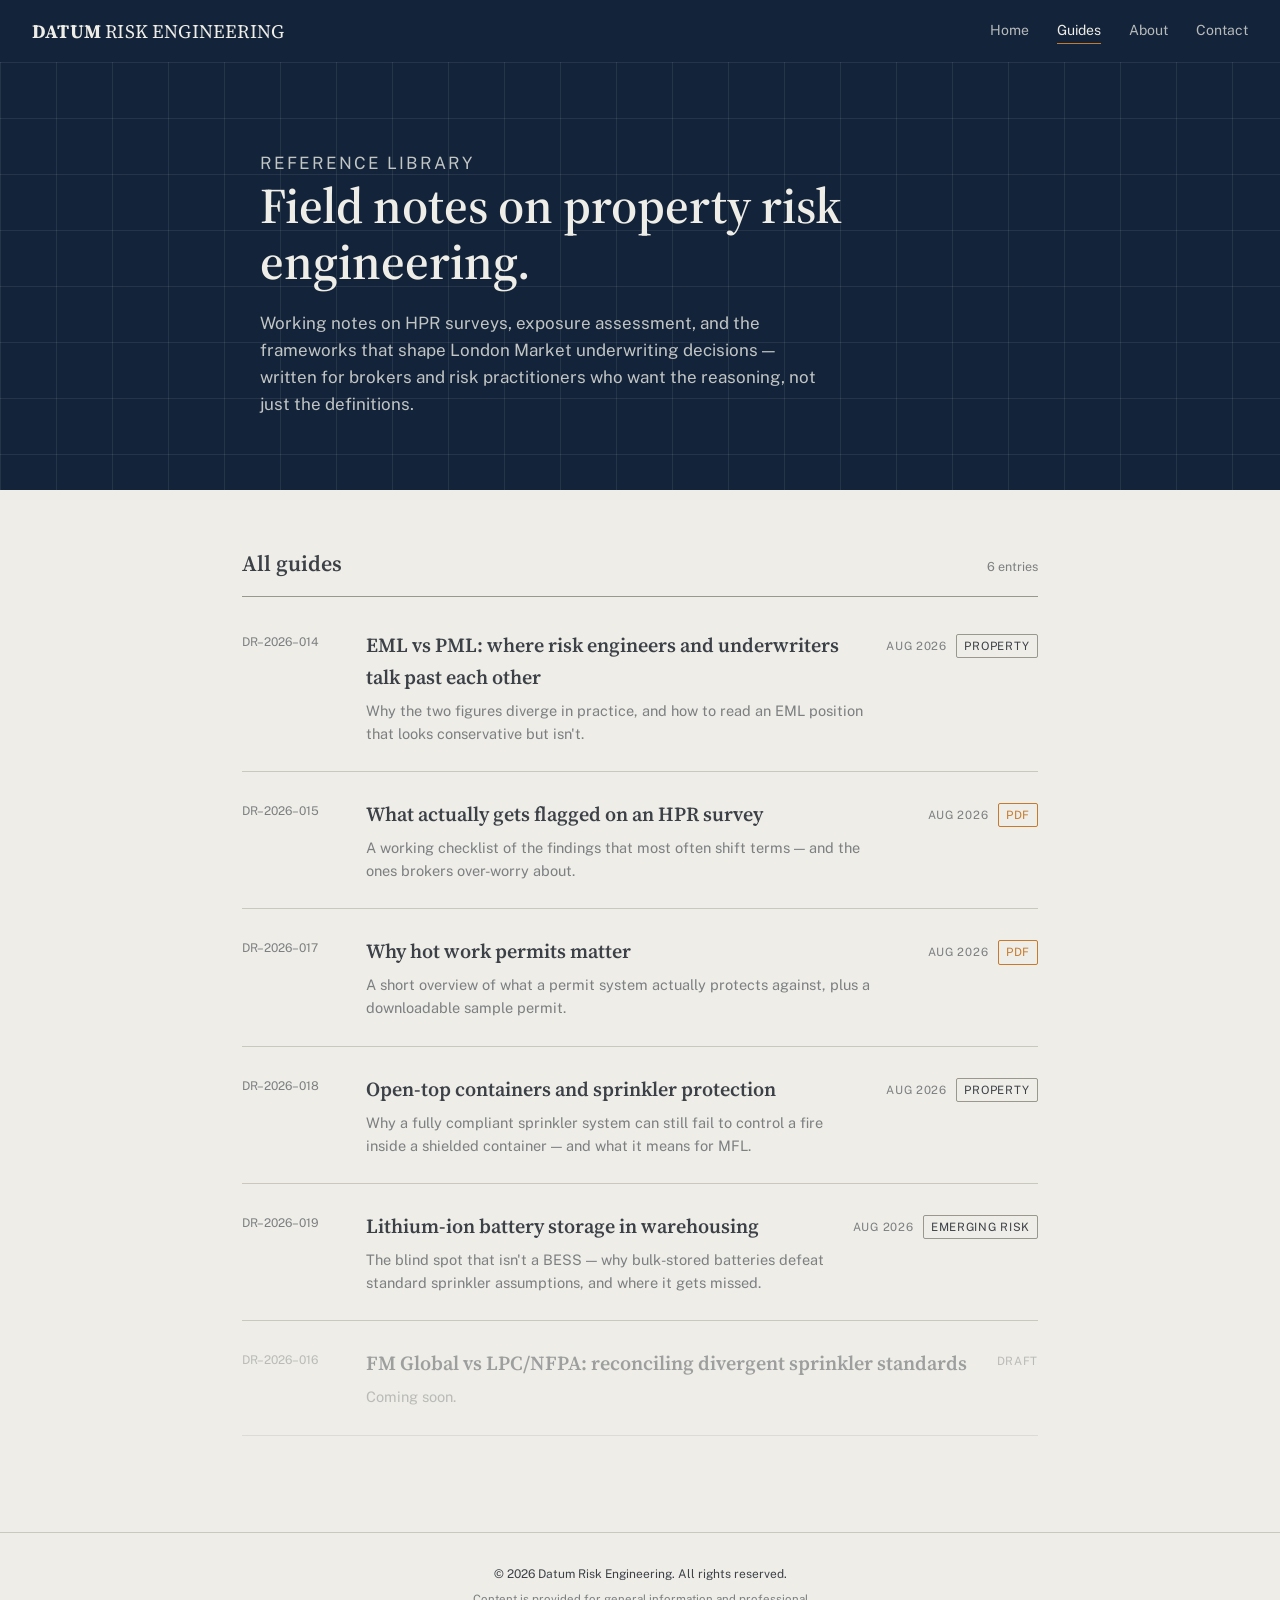
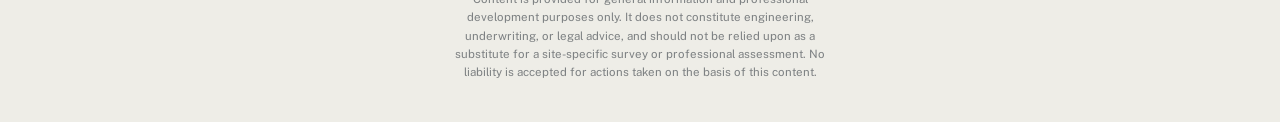
<file: index.html>
<!DOCTYPE html>
<html lang="en">
<head>
<meta charset="UTF-8">
<meta name="viewport" content="width=device-width, initial-scale=1.0">
<title>Guides — Datum Risk Engineering</title>
<link rel="stylesheet" href="../style.css">
</head>
<body>

<nav class="site-nav">
  <a class="wordmark" href="../"><b>DATUM</b> RISK ENGINEERING</a>
  <div class="nav-links">
    <a href="../">Home</a>
    <a href="index.html" class="active">Guides</a>
    <a href="../about.html">About</a>
    <a href="../contact.html">Contact</a>
  </div>
</nav>

<header class="hero">
  <div class="hero-inner">
    <p class="hero-eyebrow">Reference library</p>
    <h1>Field notes on property risk engineering.</h1>
    <p>Working notes on HPR surveys, exposure assessment, and the frameworks that shape London Market underwriting decisions — written for brokers and risk practitioners who want the reasoning, not just the definitions.</p>
  </div>
</header>

<main class="index-wrap">
  <div class="index-heading">
    <h2>All guides</h2>
    <span class="index-count">6 entries</span>
  </div>

  <a class="entry" href="guide-eml-vs-pml.html">
    <span class="entry-ref">DR&ndash;2026&ndash;014</span>
    <span>
      <p class="entry-title">EML vs PML: where risk engineers and underwriters talk past each other</p>
      <p class="entry-desc">Why the two figures diverge in practice, and how to read an EML position that looks conservative but isn't.</p>
    </span>
    <span class="entry-meta">Aug 2026 <span class="tag">Property</span></span>
  </a>

  <a class="entry" href="guide-hpr-survey-checklist.html">
    <span class="entry-ref">DR&ndash;2026&ndash;015</span>
    <span>
      <p class="entry-title">What actually gets flagged on an HPR survey</p>
      <p class="entry-desc">A working checklist of the findings that most often shift terms — and the ones brokers over-worry about.</p>
    </span>
    <span class="entry-meta">Aug 2026 <span class="tag pdf">PDF</span></span>
  </a>

  <a class="entry" href="guide-hot-work-permits.html">
    <span class="entry-ref">DR&ndash;2026&ndash;017</span>
    <span>
      <p class="entry-title">Why hot work permits matter</p>
      <p class="entry-desc">A short overview of what a permit system actually protects against, plus a downloadable sample permit.</p>
    </span>
    <span class="entry-meta">Aug 2026 <span class="tag pdf">PDF</span></span>
  </a>

  <a class="entry" href="guide-open-top-containers.html">
    <span class="entry-ref">DR&ndash;2026&ndash;018</span>
    <span>
      <p class="entry-title">Open-top containers and sprinkler protection</p>
      <p class="entry-desc">Why a fully compliant sprinkler system can still fail to control a fire inside a shielded container — and what it means for MFL.</p>
    </span>
    <span class="entry-meta">Aug 2026 <span class="tag">Property</span></span>
  </a>

  <a class="entry" href="guide-lithium-ion-storage.html">
    <span class="entry-ref">DR&ndash;2026&ndash;019</span>
    <span>
      <p class="entry-title">Lithium-ion battery storage in warehousing</p>
      <p class="entry-desc">The blind spot that isn't a BESS — why bulk-stored batteries defeat standard sprinkler assumptions, and where it gets missed.</p>
    </span>
    <span class="entry-meta">Aug 2026 <span class="tag">Emerging risk</span></span>
  </a>

  <a class="entry" href="#" style="opacity:0.45; pointer-events:none;">
    <span class="entry-ref">DR&ndash;2026&ndash;016</span>
    <span>
      <p class="entry-title">FM Global vs LPC/NFPA: reconciling divergent sprinkler standards</p>
      <p class="entry-desc">Coming soon.</p>
    </span>
    <span class="entry-meta">Draft</span>
  </a>
</main>

<footer>
  <p class="copyright">&copy; <span id="copyright-year"></span> Datum Risk Engineering. All rights reserved.</p>
  <p class="disclaimer">Content is provided for general information and professional development purposes only. It does not constitute engineering, underwriting, or legal advice, and should not be relied upon as a substitute for a site-specific survey or professional assessment. No liability is accepted for actions taken on the basis of this content.</p>
</footer>

<script>document.getElementById("copyright-year").textContent = new Date().getFullYear();</script>
</body>
</html>
</file>
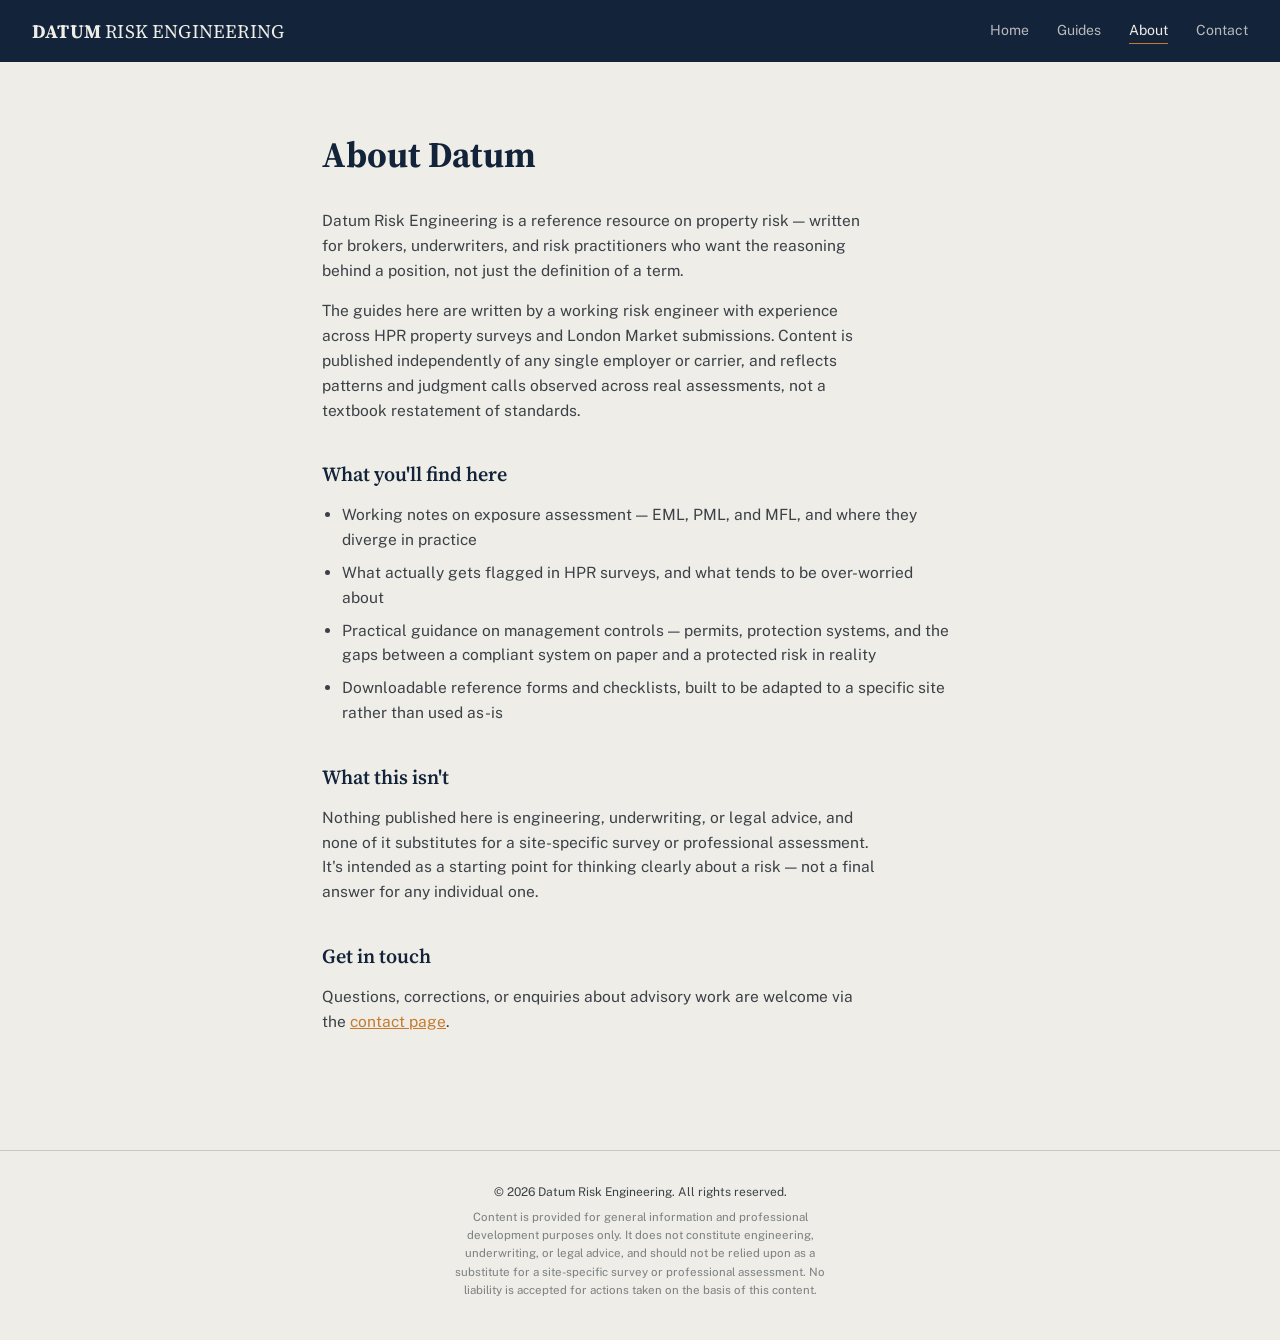
<file: about.html>
<!DOCTYPE html>
<html lang="en">
<head>
<meta charset="UTF-8">
<meta name="viewport" content="width=device-width, initial-scale=1.0">
<title>About — Datum Risk Engineering</title>
<link rel="stylesheet" href="style.css">
<style>
  .about-wrap{ max-width:700px; margin:0 auto; padding:64px 32px 100px; }
  .about-wrap h1{
    font-family:var(--serif); font-size:clamp(28px,4vw,36px);
    color:var(--ink); margin:0 0 24px;
  }
  .about-wrap h2{
    font-family:var(--serif); font-size:20px; font-weight:600;
    color:var(--ink); margin:36px 0 12px;
  }
  .about-wrap p{ font-size:15.5px; margin:0 0 16px; max-width:62ch; }
  .about-wrap ul{ margin:0 0 16px; padding-left:20px; }
  .about-wrap li{ font-size:15.5px; margin-bottom:8px; }
</style>
</head>
<body>

<nav class="site-nav">
  <a class="wordmark" href="/"><b>DATUM</b> RISK ENGINEERING</a>
  <div class="nav-links">
    <a href="/">Home</a>
    <a href="guides/index.html">Guides</a>
    <a href="about.html" class="active">About</a>
    <a href="contact.html">Contact</a>
  </div>
</nav>

<main class="about-wrap">
  <h1>About Datum</h1>

  <p>Datum Risk Engineering is a reference resource on property risk — written for brokers, underwriters, and risk practitioners who want the reasoning behind a position, not just the definition of a term.</p>

  <p>The guides here are written by a working risk engineer with experience across HPR property surveys and London Market submissions. Content is published independently of any single employer or carrier, and reflects patterns and judgment calls observed across real assessments, not a textbook restatement of standards.</p>

  <h2>What you'll find here</h2>
  <ul>
    <li>Working notes on exposure assessment — EML, PML, and MFL, and where they diverge in practice</li>
    <li>What actually gets flagged in HPR surveys, and what tends to be over-worried about</li>
    <li>Practical guidance on management controls — permits, protection systems, and the gaps between a compliant system on paper and a protected risk in reality</li>
    <li>Downloadable reference forms and checklists, built to be adapted to a specific site rather than used as-is</li>
  </ul>

  <h2>What this isn't</h2>
  <p>Nothing published here is engineering, underwriting, or legal advice, and none of it substitutes for a site-specific survey or professional assessment. It's intended as a starting point for thinking clearly about a risk — not a final answer for any individual one.</p>

  <h2>Get in touch</h2>
  <p>Questions, corrections, or enquiries about advisory work are welcome via the <a href="contact.html" style="color:var(--amber);">contact page</a>.</p>
</main>

<footer>
  <p class="copyright">&copy; <span id="copyright-year"></span> Datum Risk Engineering. All rights reserved.</p>
  <p class="disclaimer">Content is provided for general information and professional development purposes only. It does not constitute engineering, underwriting, or legal advice, and should not be relied upon as a substitute for a site-specific survey or professional assessment. No liability is accepted for actions taken on the basis of this content.</p>
</footer>

<script>document.getElementById("copyright-year").textContent = new Date().getFullYear();</script>

</body>
</html>
</file>
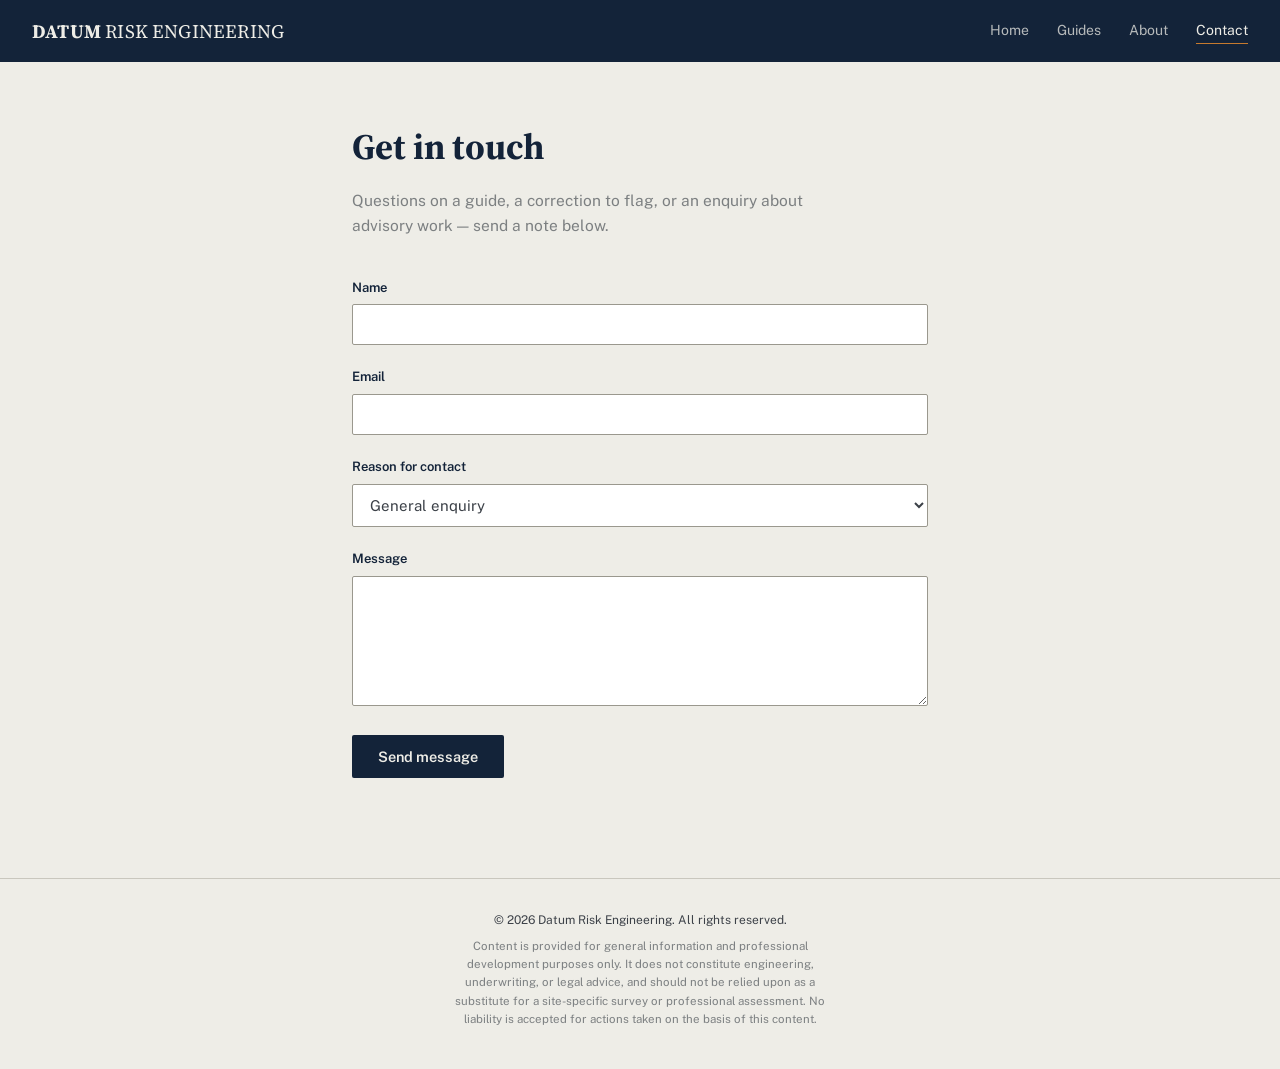
<file: contact.html>
<!DOCTYPE html>
<html lang="en">
<head>
<meta charset="UTF-8">
<meta name="viewport" content="width=device-width, initial-scale=1.0">
<title>Contact — Datum Risk Engineering</title>
<link rel="stylesheet" href="style.css">
<style>
  .contact-wrap{ max-width:640px; margin:0 auto; padding:56px 32px 100px; }
  .contact-wrap h1{
    font-family:var(--serif); font-size:clamp(28px,4vw,36px);
    color:var(--ink); margin:0 0 12px;
  }
  .contact-wrap > p{ font-size:15.5px; color:var(--slate-60); margin:0 0 40px; max-width:52ch; }

  .field{ margin-bottom:22px; }
  .field label{
    display:block; font-family:var(--sans); font-size:13px; font-weight:600;
    color:var(--ink); margin-bottom:6px;
  }
  .field input, .field select, .field textarea{
    width:100%; font-family:var(--sans); font-size:15px; color:var(--slate);
    background:#fff; border:1px solid var(--line-dk); border-radius:2px;
    padding:11px 13px;
  }
  .field input:focus, .field select:focus, .field textarea:focus{
    outline:2px solid var(--amber); outline-offset:1px; border-color:var(--amber);
  }
  .field textarea{ resize:vertical; min-height:130px; font-family:var(--sans); }
  .field-hint{ font-size:12px; color:var(--slate-60); margin-top:5px; }

  .submit-btn{
    font-family:var(--sans); font-size:14.5px; font-weight:600;
    background:var(--ink); color:var(--paper); border:none; border-radius:2px;
    padding:13px 26px; cursor:pointer;
  }
  .submit-btn:hover{ background:#1c3455; }

  .confirm{
    display:none; background:var(--paper-2); border-left:3px solid var(--amber);
    padding:18px 20px; font-family:var(--sans); font-size:14.5px; margin-top:24px;
  }
</style>
</head>
<body>

<nav class="site-nav">
  <a class="wordmark" href="/"><b>DATUM</b> RISK ENGINEERING</a>
  <div class="nav-links">
    <a href="/">Home</a>
    <a href="guides/index.html">Guides</a>
    <a href="about.html">About</a>
    <a href="contact.html" class="active">Contact</a>
  </div>
</nav>

<main class="contact-wrap">
  <h1>Get in touch</h1>
  <p>Questions on a guide, a correction to flag, or an enquiry about advisory work — send a note below.</p>

  <form
    name="contact"
    method="POST"
    data-netlify="true"
    netlify-honeypot="bot-field"
    id="contact-form"
  >
    <input type="hidden" name="form-name" value="contact" />
    <p style="display:none;">
      <label>Don't fill this out if you're human: <input name="bot-field" /></label>
    </p>

    <div class="field">
      <label for="name">Name</label>
      <input type="text" id="name" name="name" required />
    </div>

    <div class="field">
      <label for="email">Email</label>
      <input type="email" id="email" name="email" required />
    </div>

    <div class="field">
      <label for="reason">Reason for contact</label>
      <select id="reason" name="reason">
        <option>General enquiry</option>
        <option>Correction on a guide</option>
        <option>Advisory / CPD webinar enquiry</option>
        <option>Other</option>
      </select>
    </div>

    <div class="field">
      <label for="message">Message</label>
      <textarea id="message" name="message" required></textarea>
    </div>

    <button type="submit" class="submit-btn">Send message</button>
  </form>

  <div class="confirm" id="confirm-msg">Thanks — your message has been sent.</div>
</main>

<footer>
  <p class="copyright">&copy; <span id="copyright-year"></span> Datum Risk Engineering. All rights reserved.</p>
  <p class="disclaimer">Content is provided for general information and professional development purposes only. It does not constitute engineering, underwriting, or legal advice, and should not be relied upon as a substitute for a site-specific survey or professional assessment. No liability is accepted for actions taken on the basis of this content.</p>
</footer>

<script>
  // Standard Netlify Forms AJAX submit so the page doesn't hard-reload.
  const form = document.getElementById('contact-form');
  const confirmMsg = document.getElementById('confirm-msg');

  form.addEventListener('submit', function (e) {
    e.preventDefault();
    const formData = new FormData(form);
    fetch('/', {
      method: 'POST',
      headers: { 'Content-Type': 'application/x-www-form-urlencoded' },
      body: new URLSearchParams(formData).toString()
    })
      .then(() => {
        form.style.display = 'none';
        confirmMsg.style.display = 'block';
      })
      .catch(() => {
        alert('Something went wrong — please try again or email directly.');
      });
  });
</script>

<script>document.getElementById("copyright-year").textContent = new Date().getFullYear();</script>
</body>
</html>
</file>
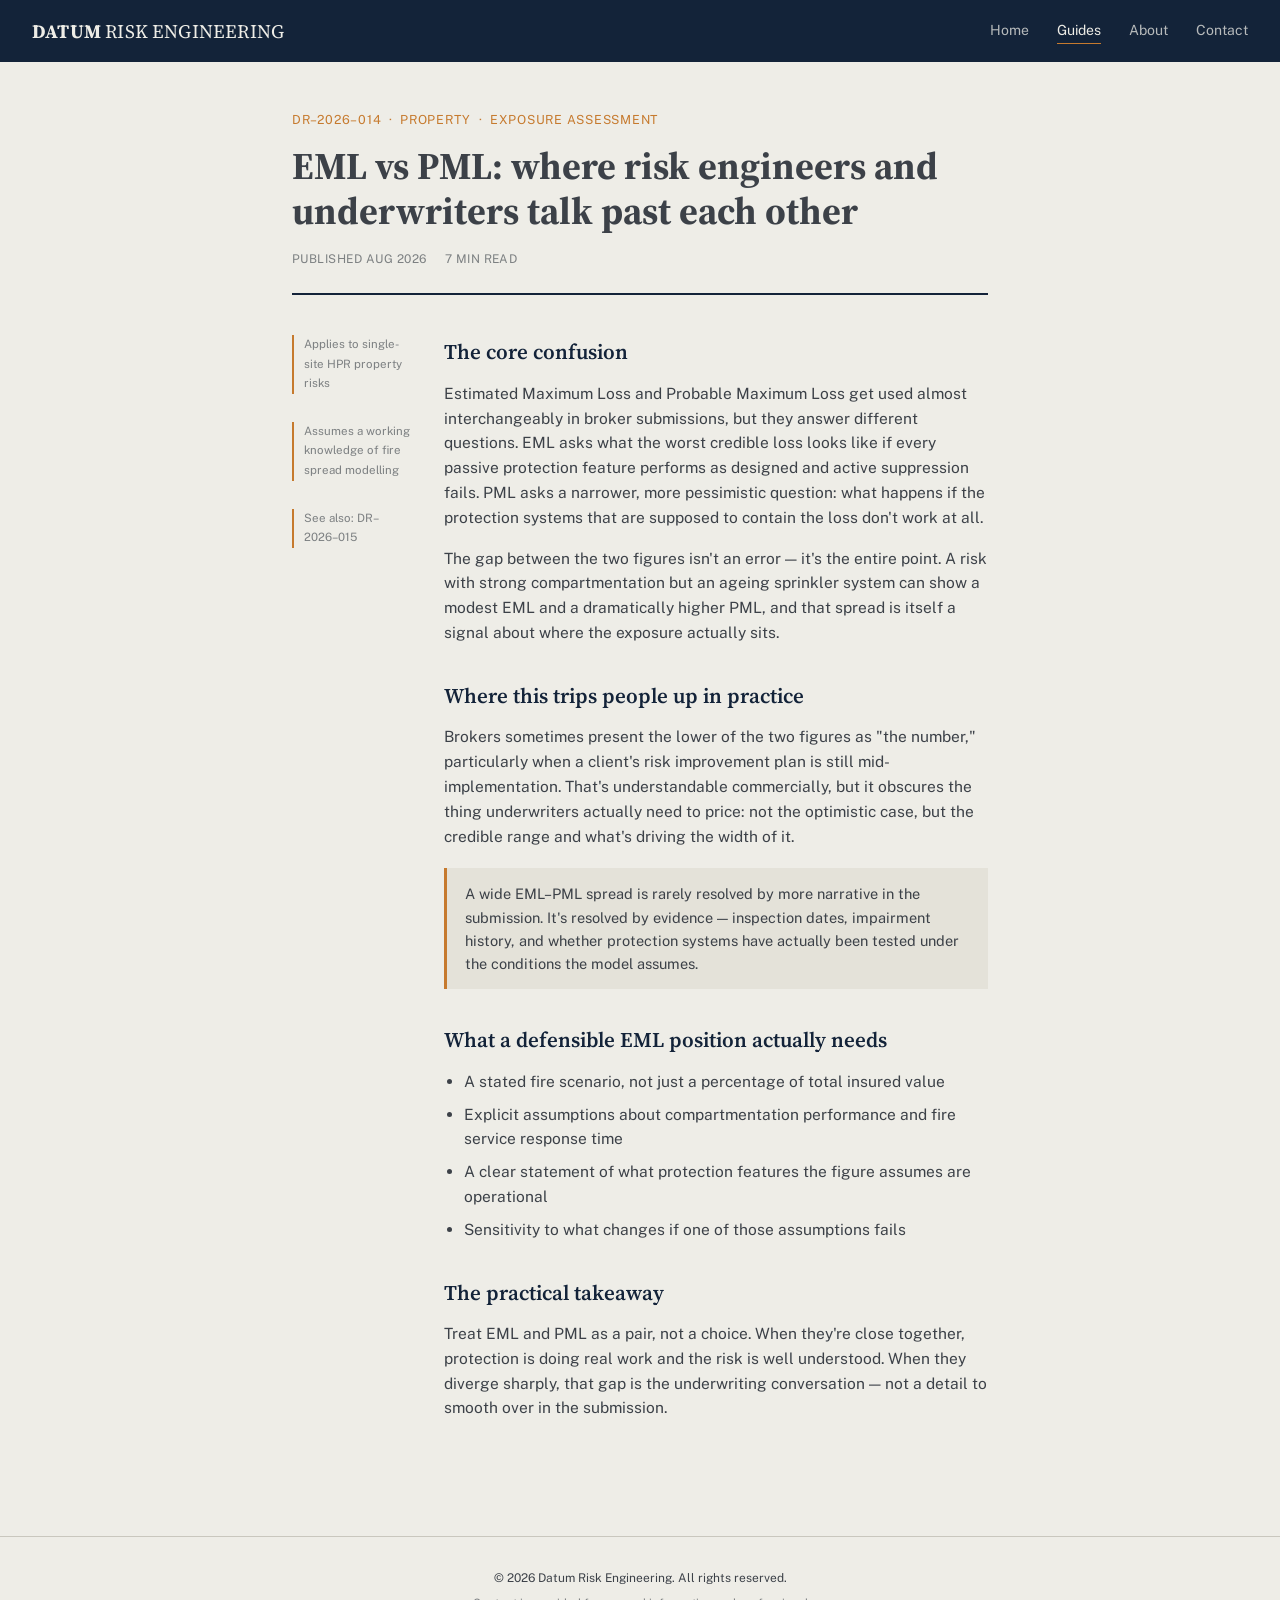
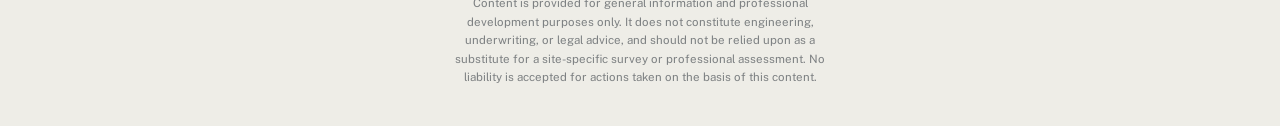
<file: guide-eml-vs-pml.html>
<!DOCTYPE html>
<html lang="en">
<head>
<meta charset="UTF-8">
<meta name="viewport" content="width=device-width, initial-scale=1.0">
<title>EML vs PML — Datum Guides</title>
<link rel="stylesheet" href="../style.css">
</head>
<body>

<nav class="site-nav">
  <a class="wordmark" href="../"><b>DATUM</b> RISK ENGINEERING</a>
  <div class="nav-links">
    <a href="../">Home</a>
    <a href="index.html" class="active">Guides</a>
    <a href="../about.html">About</a>
    <a href="../contact.html">Contact</a>
  </div>
</nav>

<article class="report">
  <div class="report-head">
    <p class="report-code">DR&ndash;2026&ndash;014 &nbsp;·&nbsp; PROPERTY &nbsp;·&nbsp; EXPOSURE ASSESSMENT</p>
    <h1>EML vs PML: where risk engineers and underwriters talk past each other</h1>
    <div class="report-meta">
      <span>Published Aug 2026</span>
      <span>7 min read</span>
    </div>
  </div>

  <div class="report-body">
    <aside class="rail">
      <div class="note">Applies to single-site HPR property risks</div>
      <div class="note">Assumes a working knowledge of fire spread modelling</div>
      <div class="note">See also: DR&ndash;2026&ndash;015</div>
    </aside>

    <div class="content">
      <h2>The core confusion</h2>
      <p>Estimated Maximum Loss and Probable Maximum Loss get used almost interchangeably in broker submissions, but they answer different questions. EML asks what the worst credible loss looks like if every passive protection feature performs as designed and active suppression fails. PML asks a narrower, more pessimistic question: what happens if the protection systems that are supposed to contain the loss don't work at all.</p>
      <p>The gap between the two figures isn't an error — it's the entire point. A risk with strong compartmentation but an ageing sprinkler system can show a modest EML and a dramatically higher PML, and that spread is itself a signal about where the exposure actually sits.</p>

      <h2>Where this trips people up in practice</h2>
      <p>Brokers sometimes present the lower of the two figures as "the number," particularly when a client's risk improvement plan is still mid-implementation. That's understandable commercially, but it obscures the thing underwriters actually need to price: not the optimistic case, but the credible range and what's driving the width of it.</p>
      <div class="callout">A wide EML–PML spread is rarely resolved by more narrative in the submission. It's resolved by evidence — inspection dates, impairment history, and whether protection systems have actually been tested under the conditions the model assumes.</div>

      <h2>What a defensible EML position actually needs</h2>
      <ul>
        <li>A stated fire scenario, not just a percentage of total insured value</li>
        <li>Explicit assumptions about compartmentation performance and fire service response time</li>
        <li>A clear statement of what protection features the figure assumes are operational</li>
        <li>Sensitivity to what changes if one of those assumptions fails</li>
      </ul>

      <h2>The practical takeaway</h2>
      <p>Treat EML and PML as a pair, not a choice. When they're close together, protection is doing real work and the risk is well understood. When they diverge sharply, that gap is the underwriting conversation — not a detail to smooth over in the submission.</p>
    </div>
  </div>
</article>

<footer>
  <p class="copyright">&copy; <span id="copyright-year"></span> Datum Risk Engineering. All rights reserved.</p>
  <p class="disclaimer">Content is provided for general information and professional development purposes only. It does not constitute engineering, underwriting, or legal advice, and should not be relied upon as a substitute for a site-specific survey or professional assessment. No liability is accepted for actions taken on the basis of this content.</p>
</footer>

<script>document.getElementById("copyright-year").textContent = new Date().getFullYear();</script>
</body>
</html>
</file>
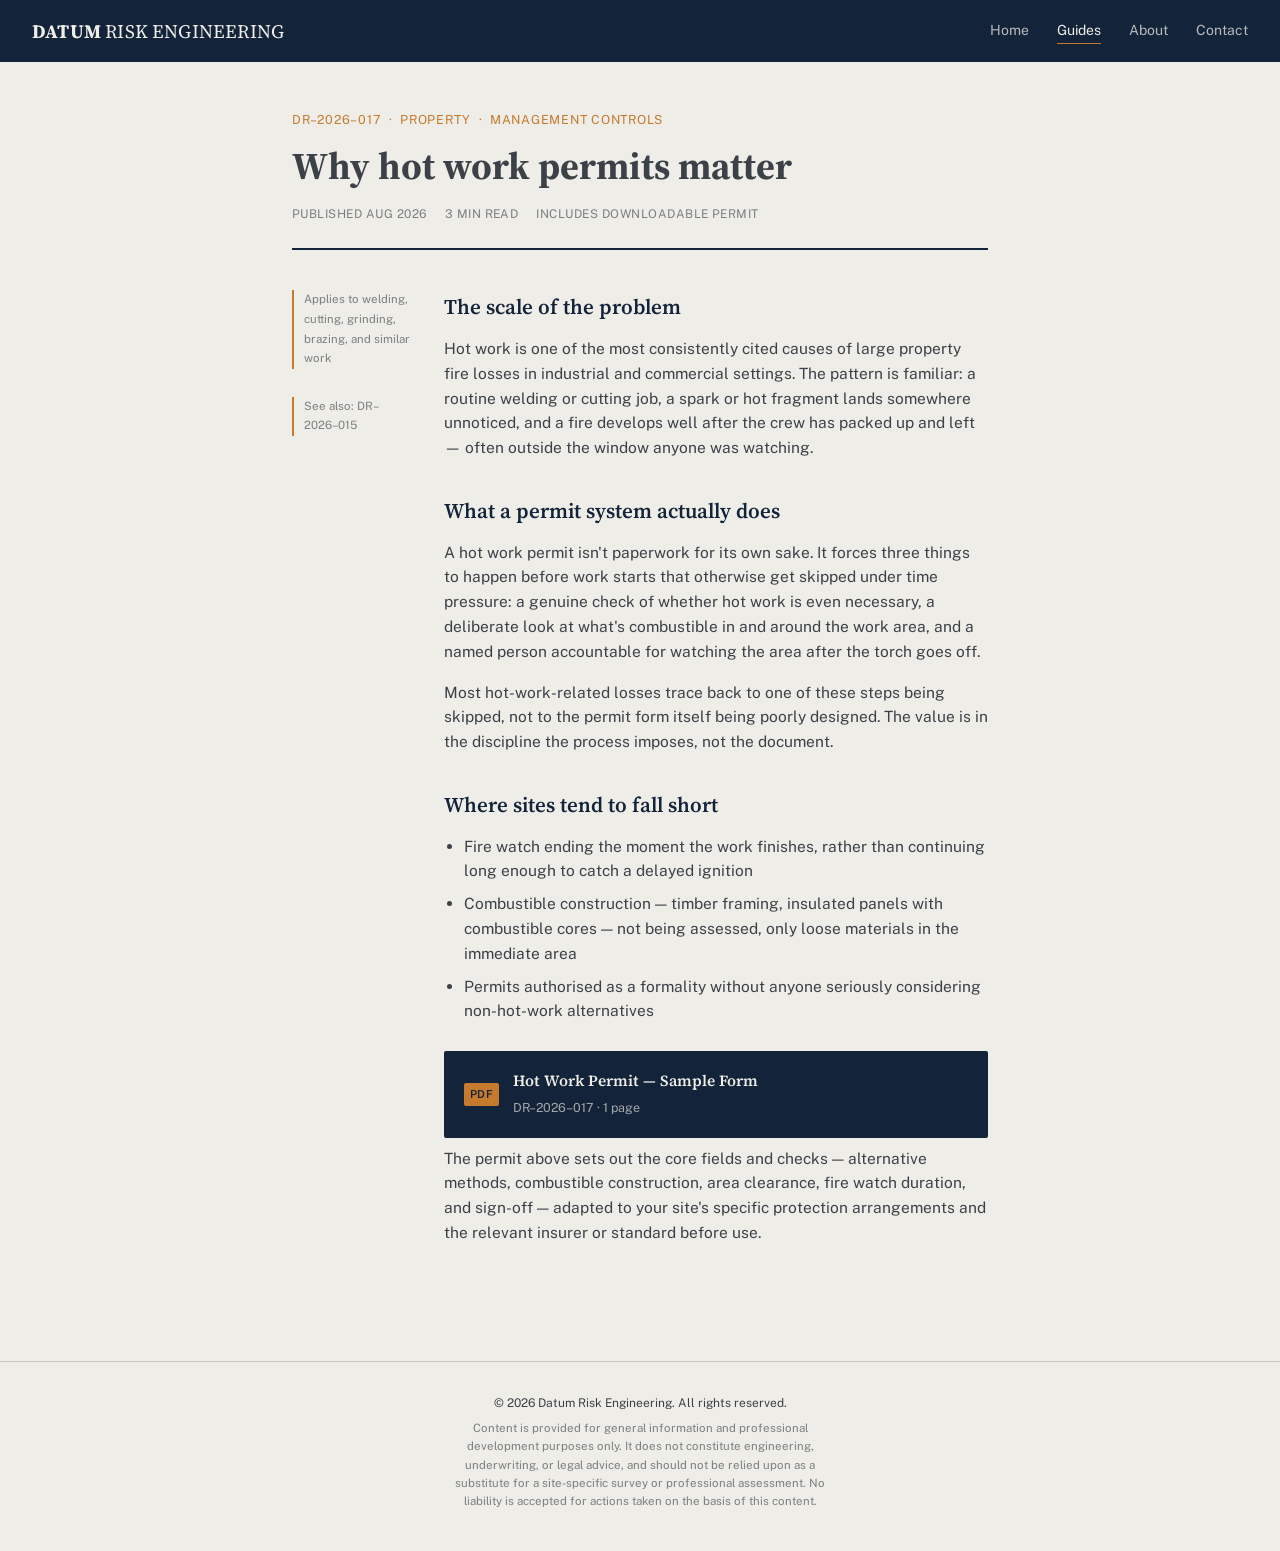
<file: guide-hot-work-permits.html>
<!DOCTYPE html>
<html lang="en">
<head>
<meta charset="UTF-8">
<meta name="viewport" content="width=device-width, initial-scale=1.0">
<title>Why Hot Work Permits Matter — Datum Guides</title>
<link rel="stylesheet" href="../style.css">
</head>
<body>

<nav class="site-nav">
  <a class="wordmark" href="../"><b>DATUM</b> RISK ENGINEERING</a>
  <div class="nav-links">
    <a href="../">Home</a>
    <a href="index.html" class="active">Guides</a>
    <a href="../about.html">About</a>
    <a href="../contact.html">Contact</a>
  </div>
</nav>

<article class="report">
  <div class="report-head">
    <p class="report-code">DR&ndash;2026&ndash;017 &nbsp;·&nbsp; PROPERTY &nbsp;·&nbsp; MANAGEMENT CONTROLS</p>
    <h1>Why hot work permits matter</h1>
    <div class="report-meta">
      <span>Published Aug 2026</span>
      <span>3 min read</span>
      <span>Includes downloadable permit</span>
    </div>
  </div>

  <div class="report-body">
    <aside class="rail">
      <div class="note">Applies to welding, cutting, grinding, brazing, and similar work</div>
      <div class="note">See also: DR&ndash;2026&ndash;015</div>
    </aside>

    <div class="content">
      <h2>The scale of the problem</h2>
      <p>Hot work is one of the most consistently cited causes of large property fire losses in industrial and commercial settings. The pattern is familiar: a routine welding or cutting job, a spark or hot fragment lands somewhere unnoticed, and a fire develops well after the crew has packed up and left &mdash; often outside the window anyone was watching.</p>

      <h2>What a permit system actually does</h2>
      <p>A hot work permit isn't paperwork for its own sake. It forces three things to happen before work starts that otherwise get skipped under time pressure: a genuine check of whether hot work is even necessary, a deliberate look at what's combustible in and around the work area, and a named person accountable for watching the area after the torch goes off.</p>
      <p>Most hot-work-related losses trace back to one of these steps being skipped, not to the permit form itself being poorly designed. The value is in the discipline the process imposes, not the document.</p>

      <h2>Where sites tend to fall short</h2>
      <ul>
        <li>Fire watch ending the moment the work finishes, rather than continuing long enough to catch a delayed ignition</li>
        <li>Combustible construction &mdash; timber framing, insulated panels with combustible cores &mdash; not being assessed, only loose materials in the immediate area</li>
        <li>Permits authorised as a formality without anyone seriously considering non-hot-work alternatives</li>
      </ul>

      <a class="pdf-box" href="downloads/hot-work-permit-sample.pdf" target="_blank">
        <span class="pdf-icon">PDF</span>
        <span class="pdf-label">
          <b>Hot Work Permit &mdash; Sample Form</b>
          <span>DR&ndash;2026&ndash;017 &middot; 1 page</span>
        </span>
      </a>

      <p>The permit above sets out the core fields and checks &mdash; alternative methods, combustible construction, area clearance, fire watch duration, and sign-off &mdash; adapted to your site's specific protection arrangements and the relevant insurer or standard before use.</p>
    </div>
  </div>
</article>

<footer>
  <p class="copyright">&copy; <span id="copyright-year"></span> Datum Risk Engineering. All rights reserved.</p>
  <p class="disclaimer">Content is provided for general information and professional development purposes only. It does not constitute engineering, underwriting, or legal advice, and should not be relied upon as a substitute for a site-specific survey or professional assessment. No liability is accepted for actions taken on the basis of this content.</p>
</footer>

<script>document.getElementById("copyright-year").textContent = new Date().getFullYear();</script>

</body>
</html>
</file>
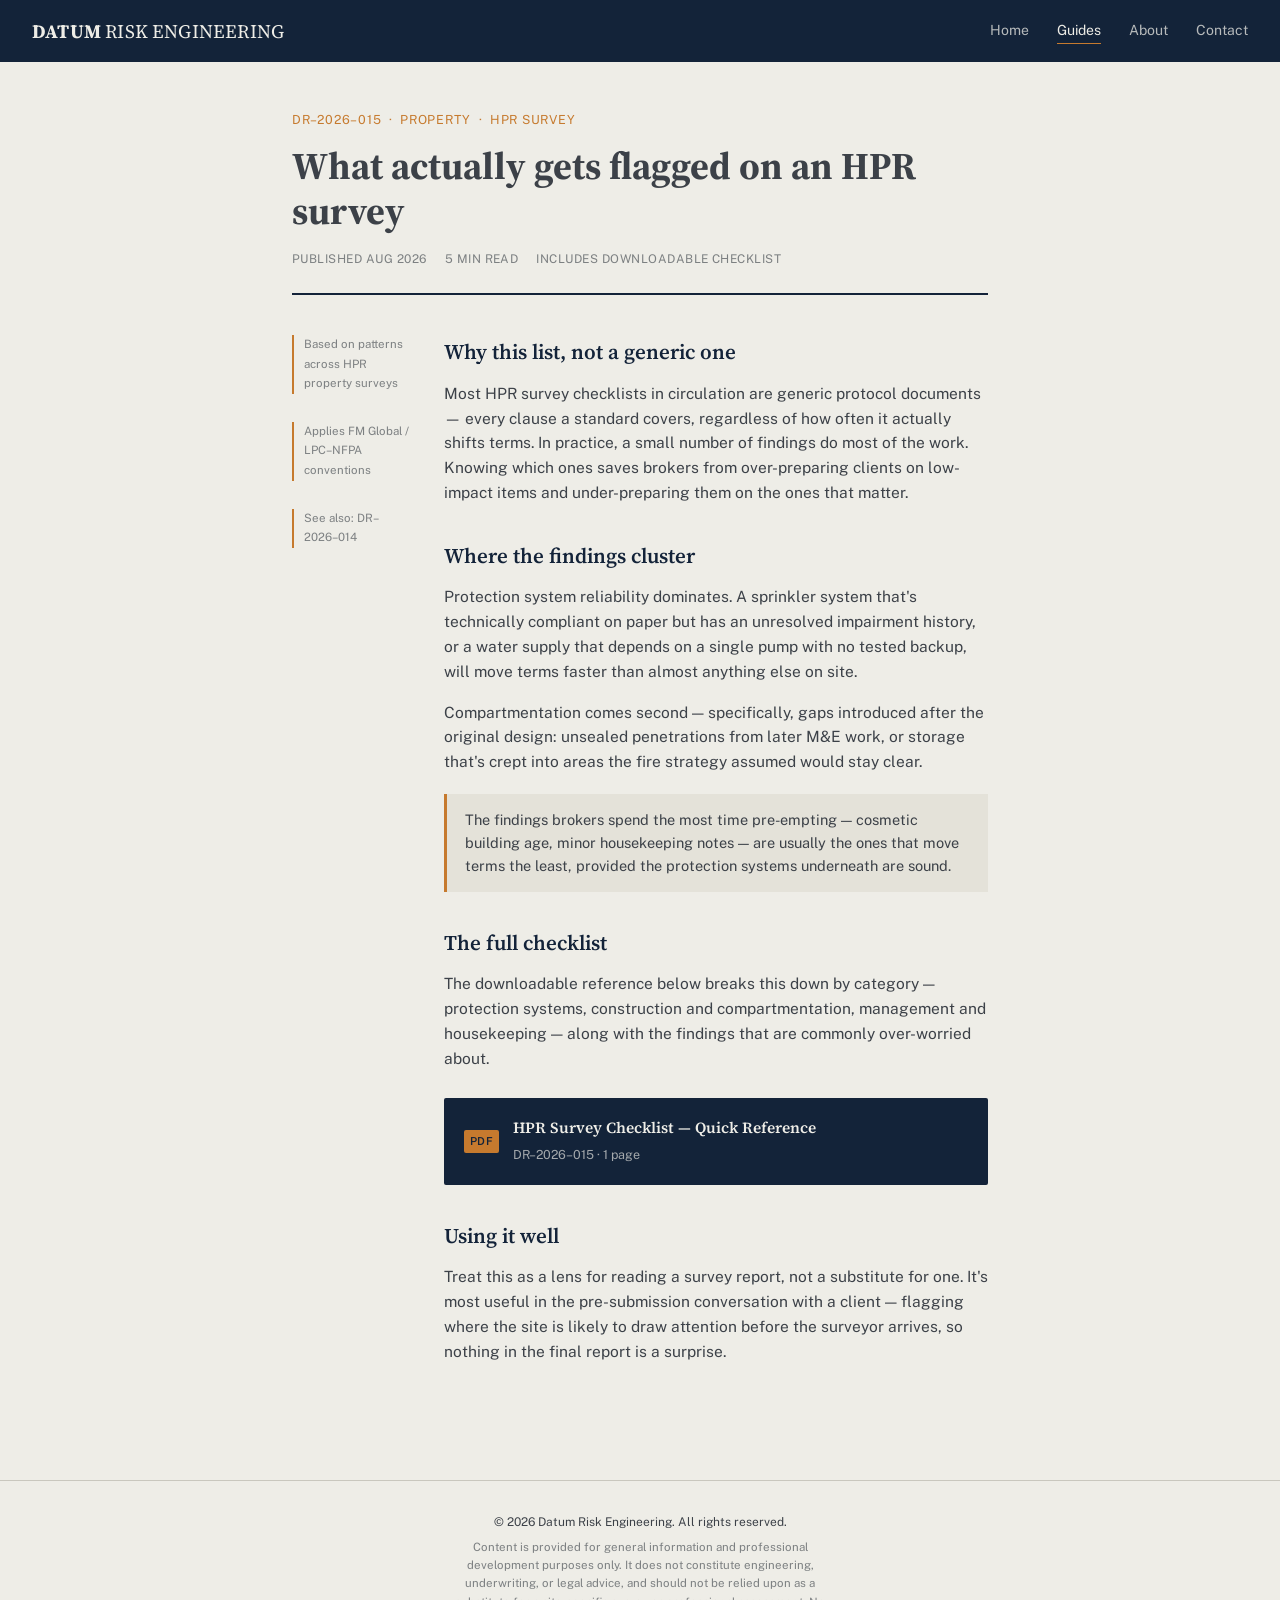
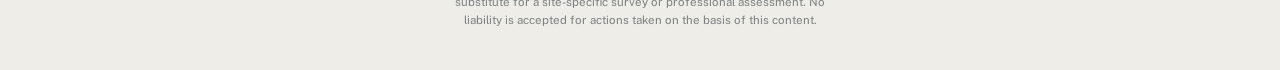
<file: guide-hpr-survey-checklist.html>
<!DOCTYPE html>
<html lang="en">
<head>
<meta charset="UTF-8">
<meta name="viewport" content="width=device-width, initial-scale=1.0">
<title>HPR Survey Checklist — Datum Guides</title>
<link rel="stylesheet" href="../style.css">
</head>
<body>

<nav class="site-nav">
  <a class="wordmark" href="../"><b>DATUM</b> RISK ENGINEERING</a>
  <div class="nav-links">
    <a href="../">Home</a>
    <a href="index.html" class="active">Guides</a>
    <a href="../about.html">About</a>
    <a href="../contact.html">Contact</a>
  </div>
</nav>

<article class="report">
  <div class="report-head">
    <p class="report-code">DR&ndash;2026&ndash;015 &nbsp;·&nbsp; PROPERTY &nbsp;·&nbsp; HPR SURVEY</p>
    <h1>What actually gets flagged on an HPR survey</h1>
    <div class="report-meta">
      <span>Published Aug 2026</span>
      <span>5 min read</span>
      <span>Includes downloadable checklist</span>
    </div>
  </div>

  <div class="report-body">
    <aside class="rail">
      <div class="note">Based on patterns across HPR property surveys</div>
      <div class="note">Applies FM Global / LPC&ndash;NFPA conventions</div>
      <div class="note">See also: DR&ndash;2026&ndash;014</div>
    </aside>

    <div class="content">
      <h2>Why this list, not a generic one</h2>
      <p>Most HPR survey checklists in circulation are generic protocol documents &mdash; every clause a standard covers, regardless of how often it actually shifts terms. In practice, a small number of findings do most of the work. Knowing which ones saves brokers from over-preparing clients on low-impact items and under-preparing them on the ones that matter.</p>

      <h2>Where the findings cluster</h2>
      <p>Protection system reliability dominates. A sprinkler system that's technically compliant on paper but has an unresolved impairment history, or a water supply that depends on a single pump with no tested backup, will move terms faster than almost anything else on site.</p>
      <p>Compartmentation comes second &mdash; specifically, gaps introduced after the original design: unsealed penetrations from later M&amp;E work, or storage that's crept into areas the fire strategy assumed would stay clear.</p>
      <div class="callout">The findings brokers spend the most time pre-empting &mdash; cosmetic building age, minor housekeeping notes &mdash; are usually the ones that move terms the least, provided the protection systems underneath are sound.</div>

      <h2>The full checklist</h2>
      <p>The downloadable reference below breaks this down by category &mdash; protection systems, construction and compartmentation, management and housekeeping &mdash; along with the findings that are commonly over-worried about.</p>

      <a class="pdf-box" href="downloads/hpr-survey-checklist.pdf" target="_blank">
        <span class="pdf-icon">PDF</span>
        <span class="pdf-label">
          <b>HPR Survey Checklist &mdash; Quick Reference</b>
          <span>DR&ndash;2026&ndash;015 &middot; 1 page</span>
        </span>
      </a>

      <h2>Using it well</h2>
      <p>Treat this as a lens for reading a survey report, not a substitute for one. It's most useful in the pre-submission conversation with a client &mdash; flagging where the site is likely to draw attention before the surveyor arrives, so nothing in the final report is a surprise.</p>
    </div>
  </div>
</article>

<footer>
  <p class="copyright">&copy; <span id="copyright-year"></span> Datum Risk Engineering. All rights reserved.</p>
  <p class="disclaimer">Content is provided for general information and professional development purposes only. It does not constitute engineering, underwriting, or legal advice, and should not be relied upon as a substitute for a site-specific survey or professional assessment. No liability is accepted for actions taken on the basis of this content.</p>
</footer>

<script>document.getElementById("copyright-year").textContent = new Date().getFullYear();</script>
</body>
</html>
</file>
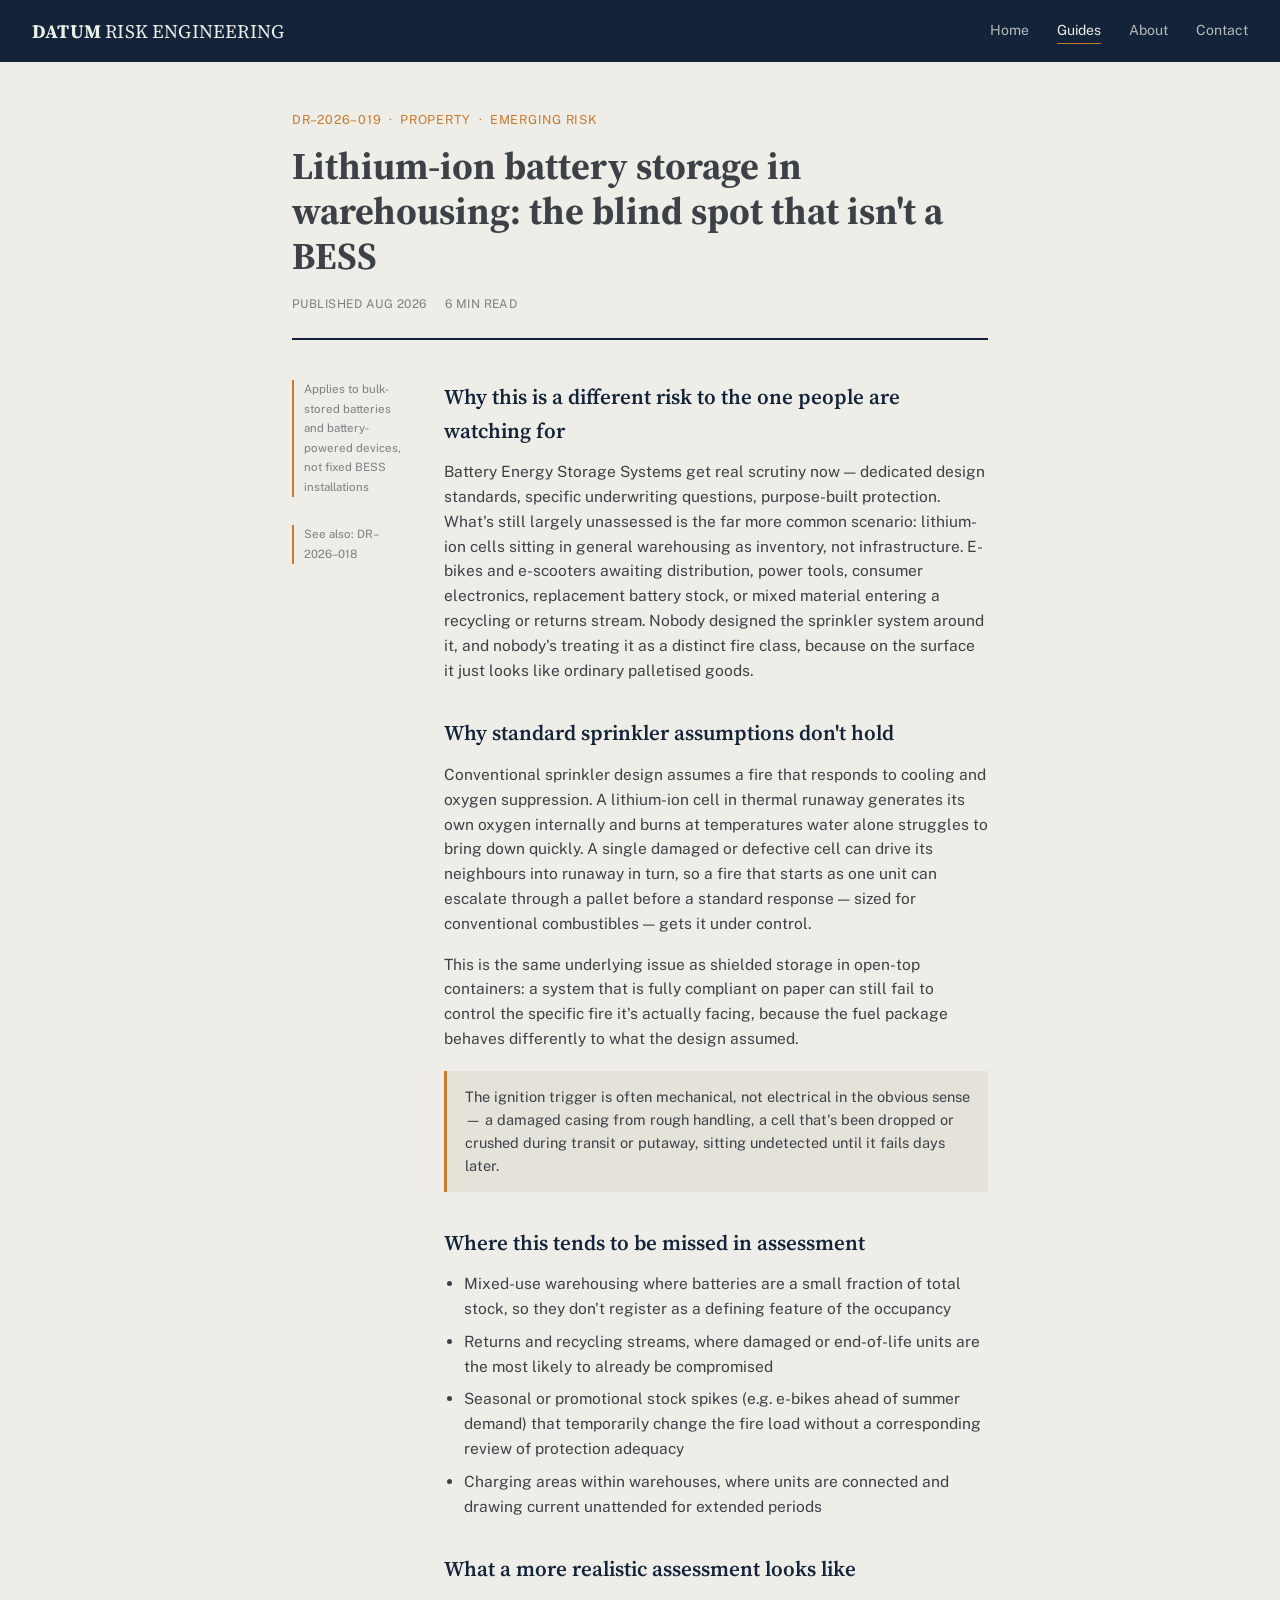
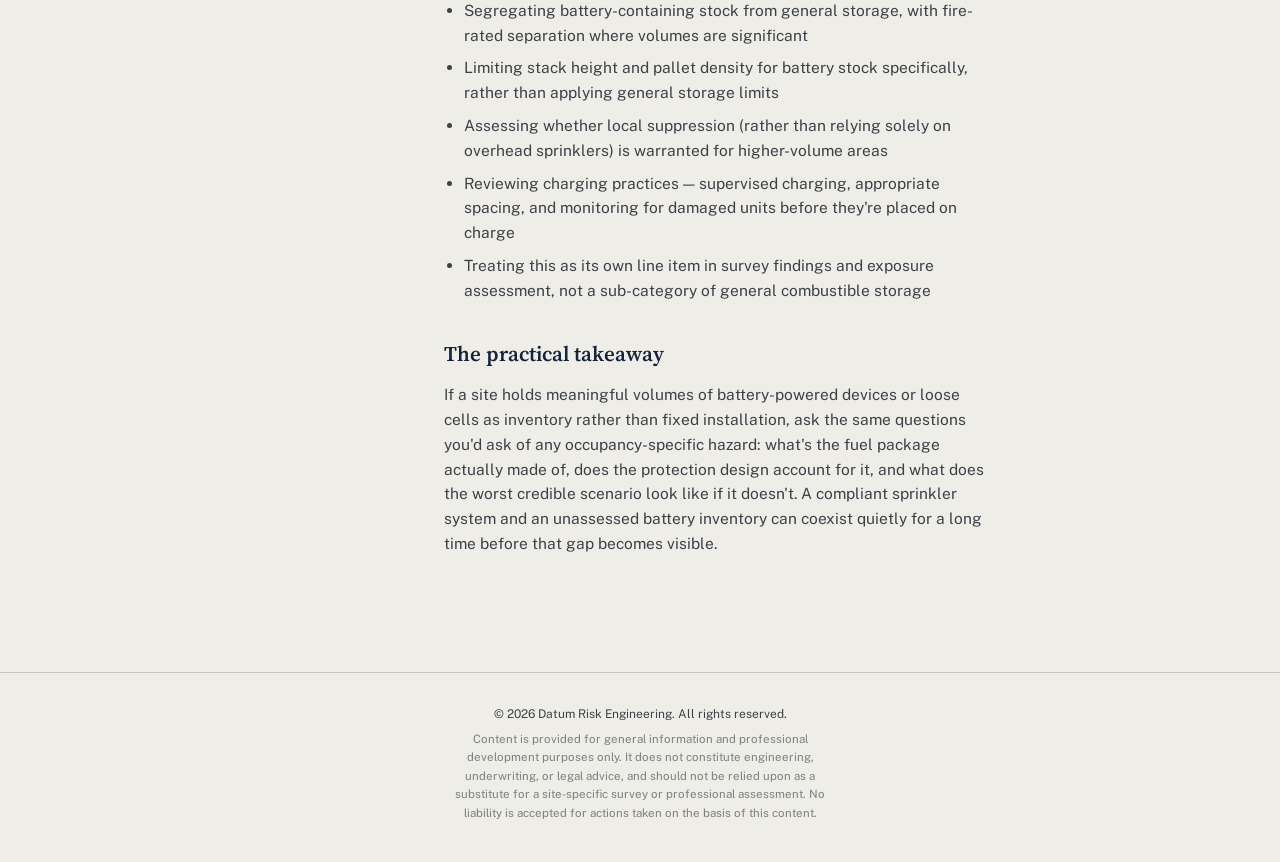
<file: guide-lithium-ion-storage.html>
<!DOCTYPE html>
<html lang="en">
<head>
<meta charset="UTF-8">
<meta name="viewport" content="width=device-width, initial-scale=1.0">
<title>Lithium-Ion Battery Storage in Warehousing — Datum Guides</title>
<link rel="stylesheet" href="../style.css">
</head>
<body>

<nav class="site-nav">
  <a class="wordmark" href="../"><b>DATUM</b> RISK ENGINEERING</a>
  <div class="nav-links">
    <a href="../">Home</a>
    <a href="index.html" class="active">Guides</a>
    <a href="../about.html">About</a>
    <a href="../contact.html">Contact</a>
  </div>
</nav>

<article class="report">
  <div class="report-head">
    <p class="report-code">DR&ndash;2026&ndash;019 &nbsp;·&nbsp; PROPERTY &nbsp;·&nbsp; EMERGING RISK</p>
    <h1>Lithium-ion battery storage in warehousing: the blind spot that isn't a BESS</h1>
    <div class="report-meta">
      <span>Published Aug 2026</span>
      <span>6 min read</span>
    </div>
  </div>

  <div class="report-body">
    <aside class="rail">
      <div class="note">Applies to bulk-stored batteries and battery-powered devices, not fixed BESS installations</div>
      <div class="note">See also: DR&ndash;2026&ndash;018</div>
    </aside>

    <div class="content">
      <h2>Why this is a different risk to the one people are watching for</h2>
      <p>Battery Energy Storage Systems get real scrutiny now &mdash; dedicated design standards, specific underwriting questions, purpose-built protection. What's still largely unassessed is the far more common scenario: lithium-ion cells sitting in general warehousing as inventory, not infrastructure. E-bikes and e-scooters awaiting distribution, power tools, consumer electronics, replacement battery stock, or mixed material entering a recycling or returns stream. Nobody designed the sprinkler system around it, and nobody's treating it as a distinct fire class, because on the surface it just looks like ordinary palletised goods.</p>

      <h2>Why standard sprinkler assumptions don't hold</h2>
      <p>Conventional sprinkler design assumes a fire that responds to cooling and oxygen suppression. A lithium-ion cell in thermal runaway generates its own oxygen internally and burns at temperatures water alone struggles to bring down quickly. A single damaged or defective cell can drive its neighbours into runaway in turn, so a fire that starts as one unit can escalate through a pallet before a standard response &mdash; sized for conventional combustibles &mdash; gets it under control.</p>
      <p>This is the same underlying issue as shielded storage in open-top containers: a system that is fully compliant on paper can still fail to control the specific fire it's actually facing, because the fuel package behaves differently to what the design assumed.</p>
      <div class="callout">The ignition trigger is often mechanical, not electrical in the obvious sense &mdash; a damaged casing from rough handling, a cell that's been dropped or crushed during transit or putaway, sitting undetected until it fails days later.</div>

      <h2>Where this tends to be missed in assessment</h2>
      <ul>
        <li>Mixed-use warehousing where batteries are a small fraction of total stock, so they don't register as a defining feature of the occupancy</li>
        <li>Returns and recycling streams, where damaged or end-of-life units are the most likely to already be compromised</li>
        <li>Seasonal or promotional stock spikes (e.g. e-bikes ahead of summer demand) that temporarily change the fire load without a corresponding review of protection adequacy</li>
        <li>Charging areas within warehouses, where units are connected and drawing current unattended for extended periods</li>
      </ul>

      <h2>What a more realistic assessment looks like</h2>
      <ul>
        <li>Segregating battery-containing stock from general storage, with fire-rated separation where volumes are significant</li>
        <li>Limiting stack height and pallet density for battery stock specifically, rather than applying general storage limits</li>
        <li>Assessing whether local suppression (rather than relying solely on overhead sprinklers) is warranted for higher-volume areas</li>
        <li>Reviewing charging practices &mdash; supervised charging, appropriate spacing, and monitoring for damaged units before they're placed on charge</li>
        <li>Treating this as its own line item in survey findings and exposure assessment, not a sub-category of general combustible storage</li>
      </ul>

      <h2>The practical takeaway</h2>
      <p>If a site holds meaningful volumes of battery-powered devices or loose cells as inventory rather than fixed installation, ask the same questions you'd ask of any occupancy-specific hazard: what's the fuel package actually made of, does the protection design account for it, and what does the worst credible scenario look like if it doesn't. A compliant sprinkler system and an unassessed battery inventory can coexist quietly for a long time before that gap becomes visible.</p>
    </div>
  </div>
</article>

<footer>
  <p class="copyright">&copy; <span id="copyright-year"></span> Datum Risk Engineering. All rights reserved.</p>
  <p class="disclaimer">Content is provided for general information and professional development purposes only. It does not constitute engineering, underwriting, or legal advice, and should not be relied upon as a substitute for a site-specific survey or professional assessment. No liability is accepted for actions taken on the basis of this content.</p>
</footer>

<script>document.getElementById("copyright-year").textContent = new Date().getFullYear();</script>

</body>
</html>
</file>
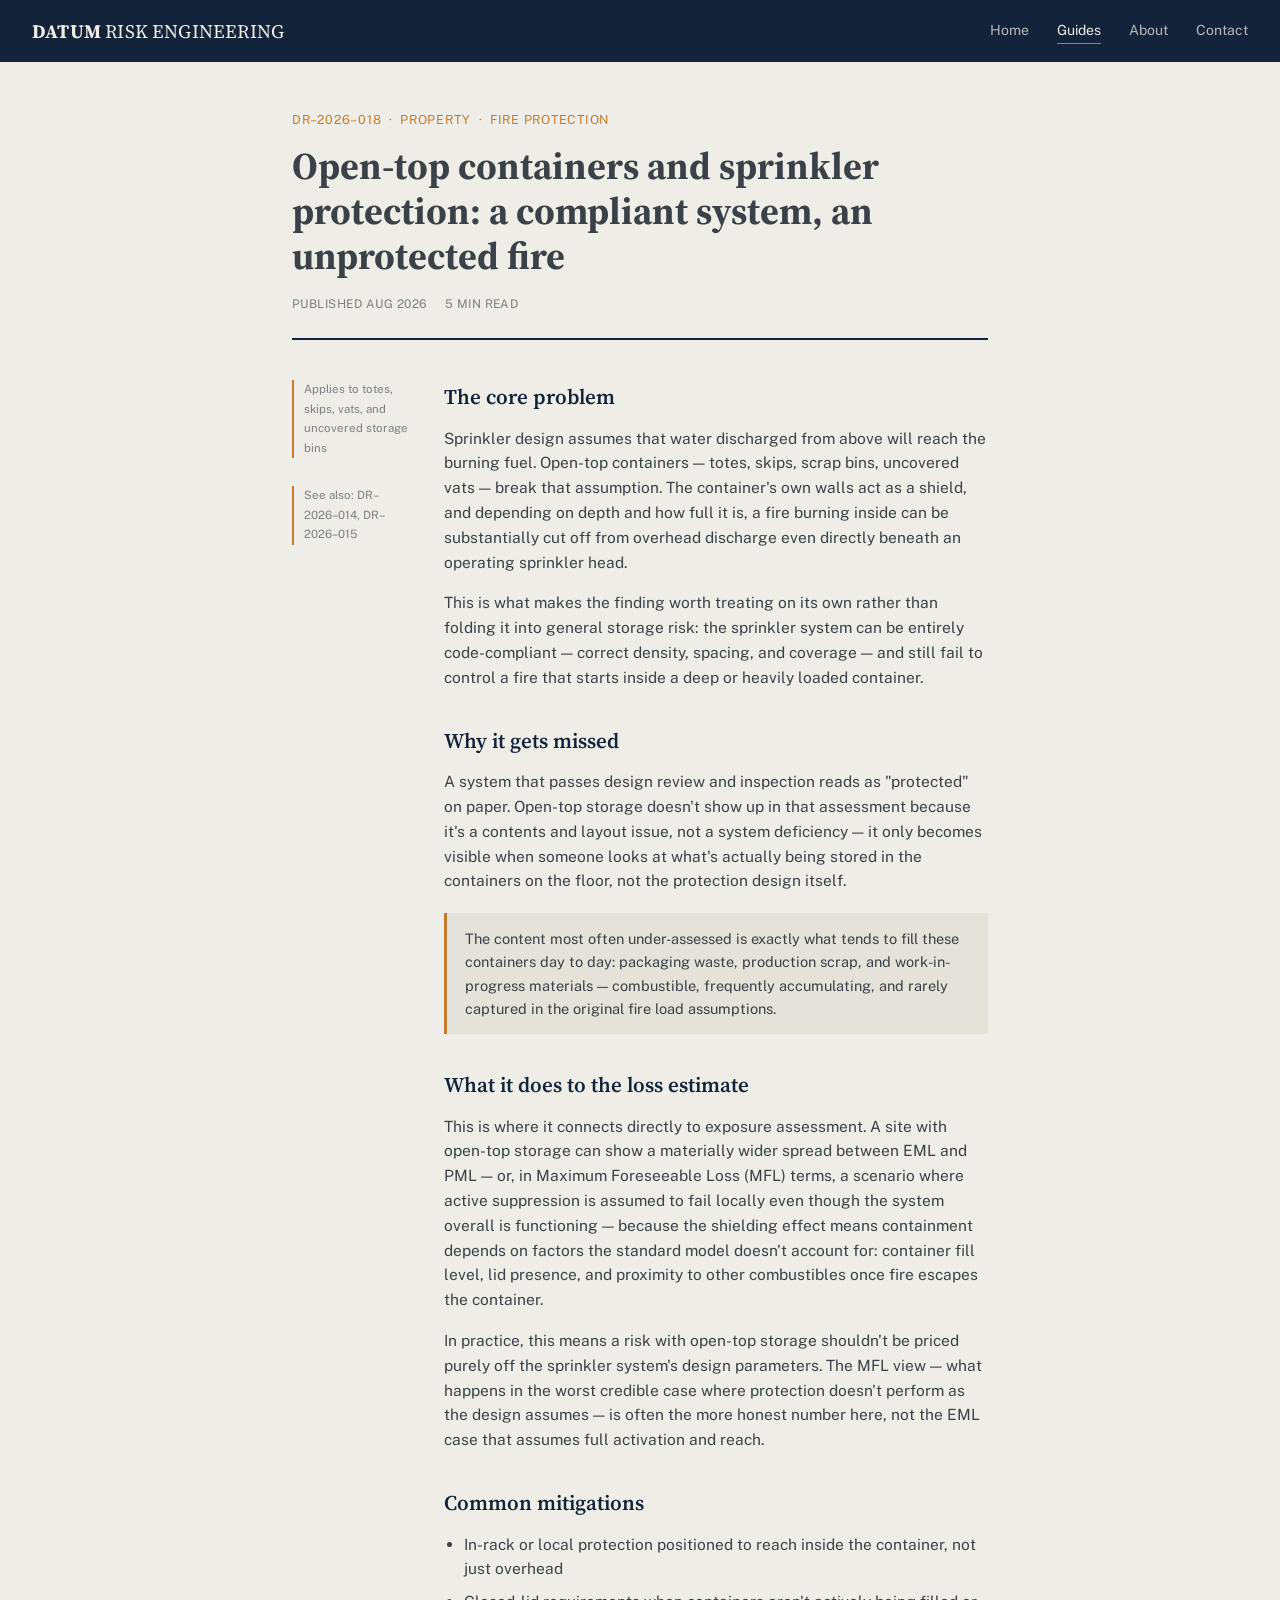
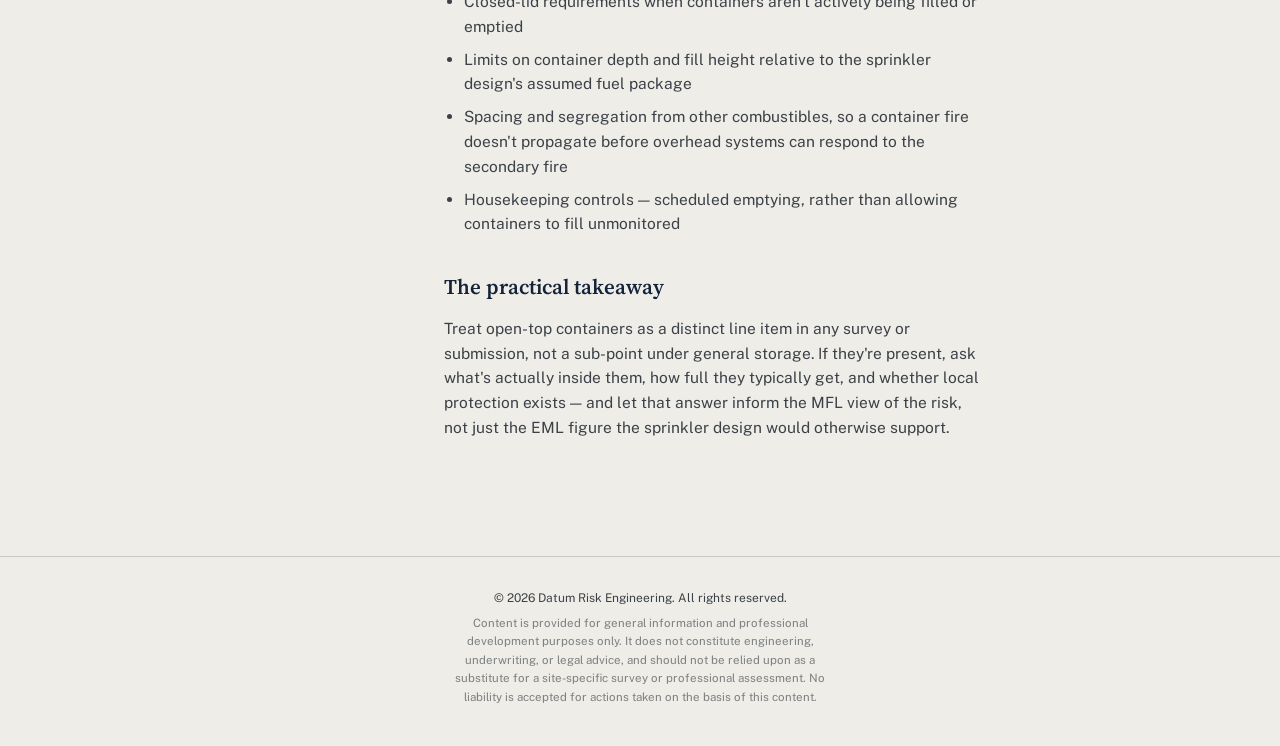
<file: guide-open-top-containers.html>
<!DOCTYPE html>
<html lang="en">
<head>
<meta charset="UTF-8">
<meta name="viewport" content="width=device-width, initial-scale=1.0">
<title>Open-Top Containers and Sprinkler Protection — Datum Guides</title>
<link rel="stylesheet" href="../style.css">
</head>
<body>

<nav class="site-nav">
  <a class="wordmark" href="../"><b>DATUM</b> RISK ENGINEERING</a>
  <div class="nav-links">
    <a href="../">Home</a>
    <a href="index.html" class="active">Guides</a>
    <a href="../about.html">About</a>
    <a href="../contact.html">Contact</a>
  </div>
</nav>

<article class="report">
  <div class="report-head">
    <p class="report-code">DR&ndash;2026&ndash;018 &nbsp;·&nbsp; PROPERTY &nbsp;·&nbsp; FIRE PROTECTION</p>
    <h1>Open-top containers and sprinkler protection: a compliant system, an unprotected fire</h1>
    <div class="report-meta">
      <span>Published Aug 2026</span>
      <span>5 min read</span>
    </div>
  </div>

  <div class="report-body">
    <aside class="rail">
      <div class="note">Applies to totes, skips, vats, and uncovered storage bins</div>
      <div class="note">See also: DR&ndash;2026&ndash;014, DR&ndash;2026&ndash;015</div>
    </aside>

    <div class="content">
      <h2>The core problem</h2>
      <p>Sprinkler design assumes that water discharged from above will reach the burning fuel. Open-top containers &mdash; totes, skips, scrap bins, uncovered vats &mdash; break that assumption. The container's own walls act as a shield, and depending on depth and how full it is, a fire burning inside can be substantially cut off from overhead discharge even directly beneath an operating sprinkler head.</p>
      <p>This is what makes the finding worth treating on its own rather than folding it into general storage risk: the sprinkler system can be entirely code-compliant &mdash; correct density, spacing, and coverage &mdash; and still fail to control a fire that starts inside a deep or heavily loaded container.</p>

      <h2>Why it gets missed</h2>
      <p>A system that passes design review and inspection reads as "protected" on paper. Open-top storage doesn't show up in that assessment because it's a contents and layout issue, not a system deficiency &mdash; it only becomes visible when someone looks at what's actually being stored in the containers on the floor, not the protection design itself.</p>
      <div class="callout">The content most often under-assessed is exactly what tends to fill these containers day to day: packaging waste, production scrap, and work-in-progress materials &mdash; combustible, frequently accumulating, and rarely captured in the original fire load assumptions.</div>

      <h2>What it does to the loss estimate</h2>
      <p>This is where it connects directly to exposure assessment. A site with open-top storage can show a materially wider spread between EML and PML &mdash; or, in Maximum Foreseeable Loss (MFL) terms, a scenario where active suppression is assumed to fail locally even though the system overall is functioning &mdash; because the shielding effect means containment depends on factors the standard model doesn't account for: container fill level, lid presence, and proximity to other combustibles once fire escapes the container.</p>
      <p>In practice, this means a risk with open-top storage shouldn't be priced purely off the sprinkler system's design parameters. The MFL view &mdash; what happens in the worst credible case where protection doesn't perform as the design assumes &mdash; is often the more honest number here, not the EML case that assumes full activation and reach.</p>

      <h2>Common mitigations</h2>
      <ul>
        <li>In-rack or local protection positioned to reach inside the container, not just overhead</li>
        <li>Closed-lid requirements when containers aren't actively being filled or emptied</li>
        <li>Limits on container depth and fill height relative to the sprinkler design's assumed fuel package</li>
        <li>Spacing and segregation from other combustibles, so a container fire doesn't propagate before overhead systems can respond to the secondary fire</li>
        <li>Housekeeping controls &mdash; scheduled emptying, rather than allowing containers to fill unmonitored</li>
      </ul>

      <h2>The practical takeaway</h2>
      <p>Treat open-top containers as a distinct line item in any survey or submission, not a sub-point under general storage. If they're present, ask what's actually inside them, how full they typically get, and whether local protection exists &mdash; and let that answer inform the MFL view of the risk, not just the EML figure the sprinkler design would otherwise support.</p>
    </div>
  </div>
</article>

<footer>
  <p class="copyright">&copy; <span id="copyright-year"></span> Datum Risk Engineering. All rights reserved.</p>
  <p class="disclaimer">Content is provided for general information and professional development purposes only. It does not constitute engineering, underwriting, or legal advice, and should not be relied upon as a substitute for a site-specific survey or professional assessment. No liability is accepted for actions taken on the basis of this content.</p>
</footer>

<script>document.getElementById("copyright-year").textContent = new Date().getFullYear();</script>

</body>
</html>
</file>
<file: style.css>
/* ===== Datum Guides — shared stylesheet ===== */

@import url('https://fonts.googleapis.com/css2?family=Source+Serif+4:opsz,wght@8..60,400;8..60,600;8..60,700&family=Public+Sans:wght@400;500;600&family=IBM+Plex+Mono:wght@400;500&display=swap');

:root{
  --ink:      #132339;
  --ink-70:   #132339b3;
  --paper:    #EEEDE7;
  --paper-2:  #E4E2D9;
  --slate:    #3C4148;
  --slate-60: #3c4148a3;
  --amber:    #C67A2E;
  --line:     #C9C7BE;
  --line-dk:  #9a988e;

  --serif: 'Source Serif 4', Georgia, serif;
  --sans:  'Public Sans', -apple-system, Segoe UI, sans-serif;
  --mono:  'IBM Plex Mono', ui-monospace, Menlo, monospace;
}

*{ box-sizing:border-box; }
html{ scroll-behavior:smooth; }
body{
  margin:0;
  background:var(--paper);
  color:var(--slate);
  font-family:var(--sans);
  font-size:16px;
  line-height:1.6;
  -webkit-font-smoothing:antialiased;
}

a{ color:inherit; }
a:focus-visible, button:focus-visible{ outline:2px solid var(--amber); outline-offset:3px; }

/* --- drafting grid backdrop, used sparingly --- */
.grid-field{
  background-image:
    linear-gradient(var(--line) 1px, transparent 1px),
    linear-gradient(90deg, var(--line) 1px, transparent 1px);
  background-size:48px 48px;
  background-position:-1px -1px;
  opacity:0.35;
}

/* --- top nav --- */
.site-nav{
  background:var(--ink);
  color:var(--paper);
  padding:16px 32px;
  display:flex;
  align-items:center;
  justify-content:space-between;
}
.site-nav .wordmark{
  font-family:var(--serif);
  font-size:19px;
  letter-spacing:0.01em;
  text-decoration:none;
  color:var(--paper);
}
.site-nav .wordmark b{ font-weight:700; }
.site-nav .nav-links{
  display:flex;
  gap:28px;
  font-family:var(--sans);
  font-size:14px;
}
.site-nav .nav-links a{
  text-decoration:none;
  color:var(--paper);
  opacity:0.75;
  padding-bottom:2px;
  border-bottom:1px solid transparent;
}
.site-nav .nav-links a:hover{ opacity:1; color:var(--amber); }
.site-nav .nav-links a.active{
  opacity:1;
  border-bottom-color:var(--amber);
}
@media (max-width:520px){
  .site-nav{ flex-direction:column; align-items:flex-start; gap:10px; }
  .site-nav .nav-links{ gap:18px; }
}

/* --- hero / landing header --- */
.hero{
  position:relative;
  background:var(--ink);
  color:var(--paper);
  padding:88px 32px 72px;
  overflow:hidden;
}
.hero::before{
  content:"";
  position:absolute; inset:0;
  background-image:
    linear-gradient(#ffffff14 1px, transparent 1px),
    linear-gradient(90deg, #ffffff14 1px, transparent 1px);
  background-size:56px 56px;
}
.hero-inner{ position:relative; max-width:760px; margin:0 auto; }
.hero-eyebrow{
  font-family:var(--sans);
  font-size:12.5px;
  letter-spacing:0.12em;
  text-transform:uppercase;
  color:var(--amber);
  margin:0 0 18px;
}
.hero h1{
  font-family:var(--serif);
  font-weight:600;
  font-size:clamp(34px,5vw,50px);
  line-height:1.12;
  margin:0 0 20px;
}
.hero p{
  font-size:17px;
  color:#EEEDE7cc;
  max-width:56ch;
  margin:0;
}

/* --- guide index --- */
.index-wrap{ max-width:860px; margin:0 auto; padding:56px 32px 96px; }
.index-heading{
  display:flex; align-items:baseline; justify-content:space-between;
  border-bottom:1px solid var(--line-dk);
  padding-bottom:14px; margin-bottom:6px;
}
.index-heading h2{
  font-family:var(--serif); font-size:22px; font-weight:600; margin:0;
}
.index-count{ font-family:var(--sans); font-size:12.5px; color:var(--slate-60); }

.entry{
  display:grid;
  grid-template-columns:104px 1fr auto;
  gap:20px;
  align-items:start;
  padding:26px 0;
  border-bottom:1px solid var(--line);
  text-decoration:none;
  color:inherit;
}
.entry:hover .entry-title{ color:var(--amber); }
.entry-ref{
  font-family:var(--sans);
  font-size:12px;
  color:var(--slate-60);
  padding-top:4px;
}
.entry-title{
  font-family:var(--serif);
  font-size:20px;
  font-weight:600;
  margin:0 0 6px;
  transition:color 0.15s ease;
}
.entry-desc{ font-size:14.5px; color:var(--slate-60); margin:0; max-width:56ch; }
.entry-meta{
  font-family:var(--sans);
  font-size:11.5px;
  text-transform:uppercase;
  letter-spacing:0.06em;
  color:var(--slate-60);
  text-align:right;
  white-space:nowrap;
  padding-top:5px;
}
.tag{
  display:inline-block;
  border:1px solid var(--line-dk);
  border-radius:2px;
  padding:2px 7px;
  margin-left:6px;
  color:var(--slate);
}
.tag.pdf{ border-color:var(--amber); color:var(--amber); }

@media (max-width:640px){
  .entry{ grid-template-columns:1fr; gap:6px; }
  .entry-meta{ text-align:left; }
}

/* --- guide page (report layout) --- */
.report{ max-width:760px; margin:0 auto; padding:0 32px 100px; }
.report-head{
  border-bottom:2px solid var(--ink);
  padding:48px 0 24px;
}
.report-code{
  font-family:var(--sans);
  font-size:12.5px;
  letter-spacing:0.06em;
  color:var(--amber);
  margin:0 0 14px;
}
.report-head h1{
  font-family:var(--serif);
  font-size:clamp(28px,4vw,38px);
  line-height:1.18;
  margin:0 0 16px;
}
.report-meta{
  display:flex; flex-wrap:wrap; gap:18px;
  font-family:var(--sans);
  font-size:12px;
  color:var(--slate-60);
  text-transform:uppercase;
  letter-spacing:0.04em;
}

.report-body{
  display:grid;
  grid-template-columns:120px 1fr;
  gap:32px;
  padding-top:40px;
}
.rail{ font-family:var(--sans); font-size:11.5px; color:var(--slate-60); line-height:1.7; }
.rail .note{
  border-left:2px solid var(--amber);
  padding-left:10px;
  margin-bottom:28px;
}
.content h2{
  font-family:var(--serif);
  font-size:21px;
  font-weight:600;
  color:var(--ink);
  margin:34px 0 12px;
}
.content h2:first-child{ margin-top:0; }
.content p{ margin:0 0 16px; font-size:15.5px; }
.content ul, .content ol{ margin:0 0 16px; padding-left:20px; }
.content li{ margin-bottom:8px; font-size:15.5px; }
.content .callout{
  background:var(--paper-2);
  border-left:3px solid var(--amber);
  padding:14px 18px;
  font-size:14.5px;
  margin:20px 0;
}

.pdf-box{
  display:flex; align-items:center; gap:14px;
  background:var(--ink);
  color:var(--paper);
  padding:18px 20px;
  margin:28px 0 8px;
  text-decoration:none;
  border-radius:2px;
}
.pdf-box:hover{ background:#1c3455; }
.pdf-icon{
  font-family:var(--sans); font-size:11px; font-weight:600;
  background:var(--amber); color:var(--ink);
  padding:3px 6px; border-radius:2px; letter-spacing:0.04em;
}
.pdf-box .pdf-label b{ display:block; font-family:var(--serif); font-size:15.5px; font-weight:600; }
.pdf-box .pdf-label span{ font-size:12.5px; color:#EEEDE7aa; }

@media (max-width:640px){
  .report-body{ grid-template-columns:1fr; }
  .rail{ display:flex; gap:24px; flex-wrap:wrap; }
  .rail .note{ margin-bottom:12px; }
}

footer{
  border-top:1px solid var(--line);
  padding:32px 32px 40px;
  font-family:var(--sans);
  text-align:center;
}
footer p{ margin:0 0 6px; }
footer .copyright{ font-size:12px; color:var(--slate); }
footer .disclaimer{ font-size:11.5px; color:var(--slate-60); max-width:56ch; margin:0 auto; }
</file>
